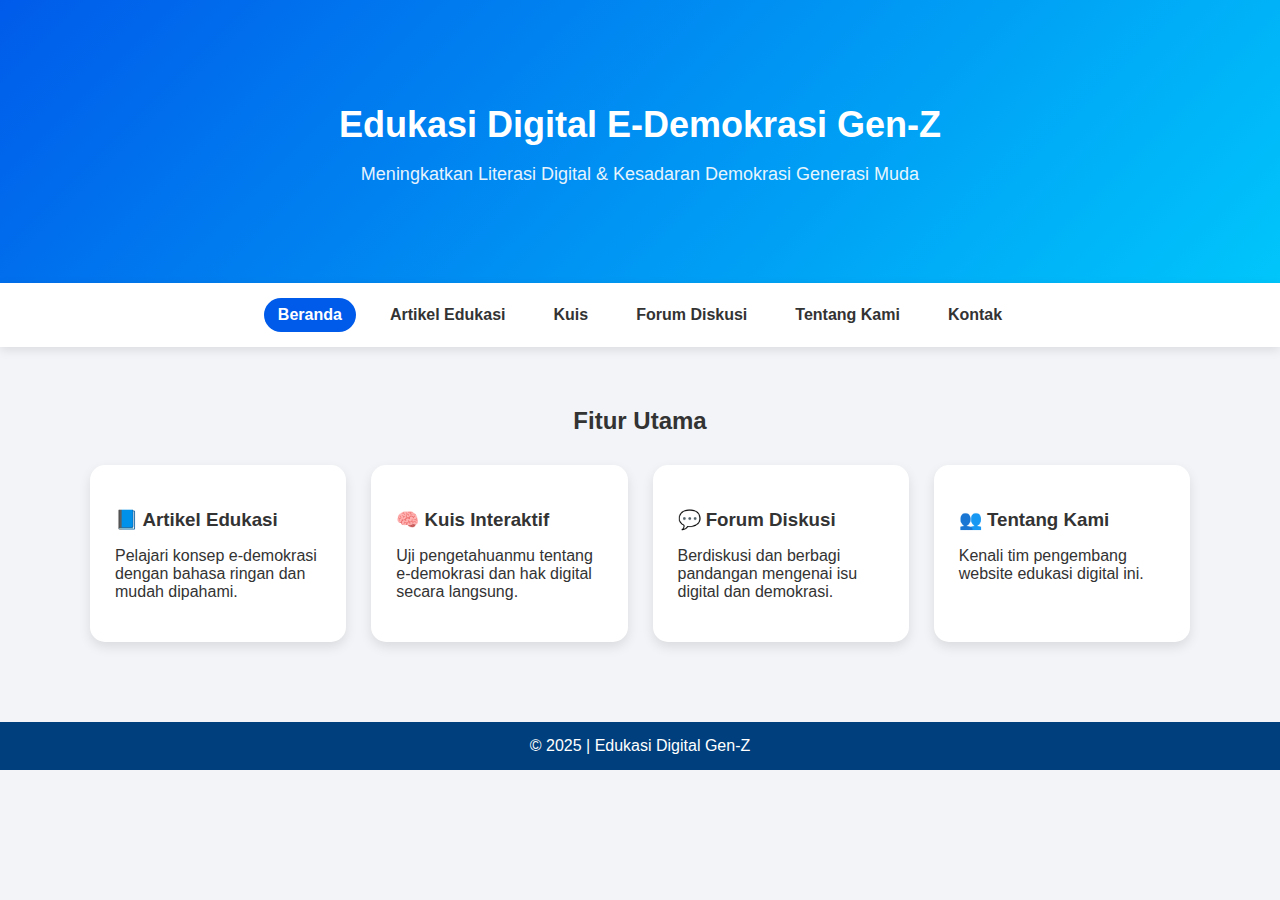
<file: index.html>
<!DOCTYPE html>
<html lang="id">
<head>
    <meta charset="UTF-8">
    <title>Beranda - Edukasi E-Demokrasi Gen Z</title>

    <style>
        body {
            margin: 0;
            font-family: 'Segoe UI', Poppins, Arial;
            background: #f2f4f7;
            color: #333;
        }

        /* HERO SECTION */
        .hero {
            text-align: center;
            padding: 80px 20px;
            background: linear-gradient(135deg, #005bea, #00c6fb);
            color: white;
        }
        .hero h1 {
            font-size: 36px;
            margin-bottom: 10px;
        }
        .hero p {
            font-size: 18px;
            opacity: 0.9;
        }

        /* NAVBAR */
        .navbar {
            display: flex;
            justify-content: center;
            gap: 20px;
            background: #ffffff;
            padding: 15px;
            box-shadow: 0 3px 10px rgba(0,0,0,0.1);
        }
        .navbar a {
            text-decoration: none;
            padding: 8px 14px;
            border-radius: 20px;
            font-weight: 600;
            color: #333;
            transition: 0.3s;
        }
        .navbar a:hover,
        .navbar .active {
            background: #005bea;
            color: white;
        }

        /* CONTAINER */
        .container {
            width: 90%;
            max-width: 1100px;
            margin: auto;
            padding: 40px 0;
        }
        .judul-section {
            text-align: center;
            margin-bottom: 30px;
        }

        /* GRID CARD */
        .grid {
            display: grid;
            grid-template-columns: repeat(auto-fit, minmax(250px, 1fr));
            gap: 25px;
        }
        .card {
            background: white;
            padding: 25px;
            border-radius: 15px;
            box-shadow: 0 5px 12px rgba(0,0,0,0.1);
            transition: 0.3s;
        }
        .card:hover {
            transform: translateY(-5px);
            box-shadow: 0 12px 20px rgba(0,0,0,0.15);
        }
        .card h3 {
            margin-bottom: 10px;
        }

        /* FOOTER */
        footer {
            background: #003f7d;
            color: white;
            text-align: center;
            padding: 15px;
            margin-top: 40px;
        }
    </style>
</head>
<body>

<header class="hero">
    <h1>Edukasi Digital E-Demokrasi Gen-Z</h1>
    <p>Meningkatkan Literasi Digital & Kesadaran Demokrasi Generasi Muda</p>
</header>

<nav class="navbar">
    <a href="index.html" class="active">Beranda</a>
    <a href="artikel.html">Artikel Edukasi</a>
    <a href="kuis.html">Kuis</a>
    <a href="forum.html">Forum Diskusi</a>
    <a href="tentang.html">Tentang Kami</a>
    <a href="kontak.html">Kontak</a>
</nav>

<div class="container">

    <h2 class="judul-section">Fitur Utama</h2>

    <div class="grid">
        <div class="card">
            <h3>📘 Artikel Edukasi</h3>
            <p>Pelajari konsep e-demokrasi dengan bahasa ringan dan mudah dipahami.</p>
        </div>

        <div class="card">
            <h3>🧠 Kuis Interaktif</h3>
            <p>Uji pengetahuanmu tentang e-demokrasi dan hak digital secara langsung.</p>
        </div>

        <div class="card">
            <h3>💬 Forum Diskusi</h3>
            <p>Berdiskusi dan berbagi pandangan mengenai isu digital dan demokrasi.</p>
        </div>

        <div class="card">
            <h3>👥 Tentang Kami</h3>
            <p>Kenali tim pengembang website edukasi digital ini.</p>
        </div>
    </div>
</div>

<footer>
    © 2025 | Edukasi Digital Gen-Z
</footer>

</body>
</html>
</file>
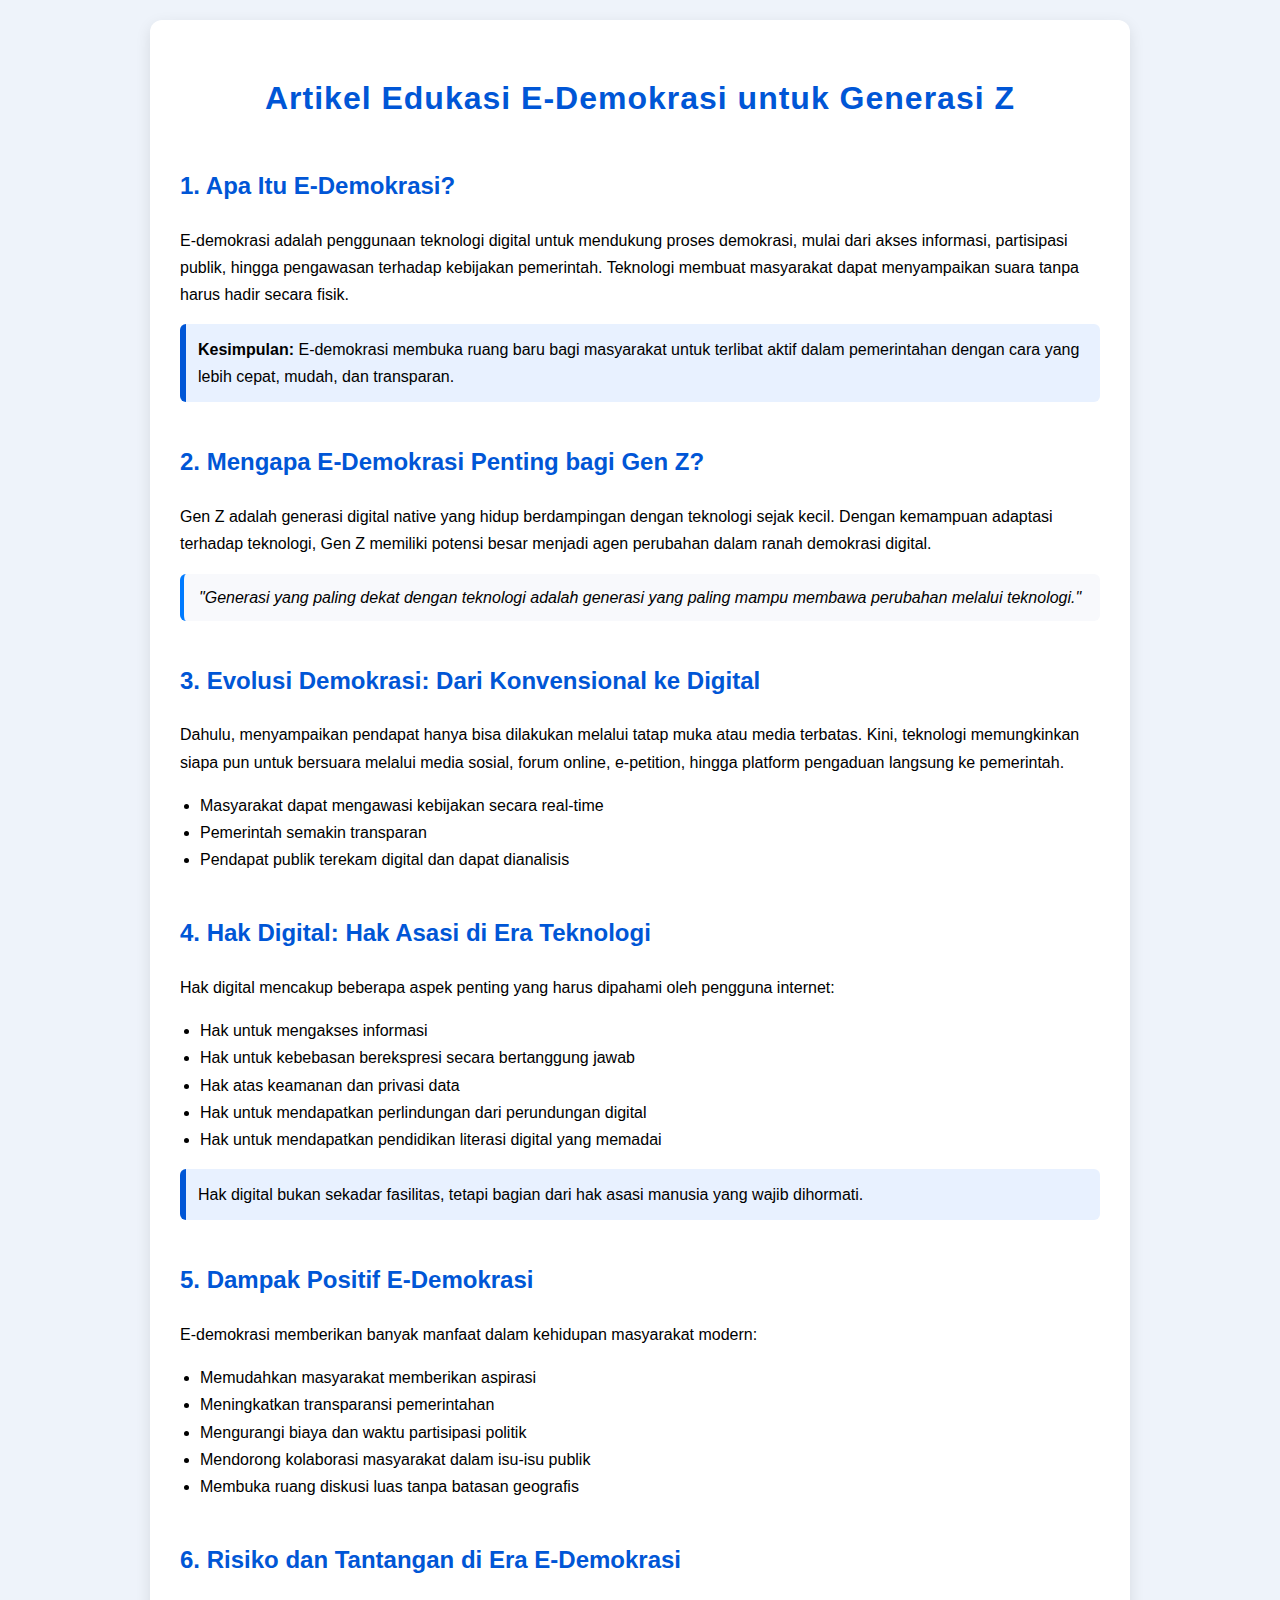
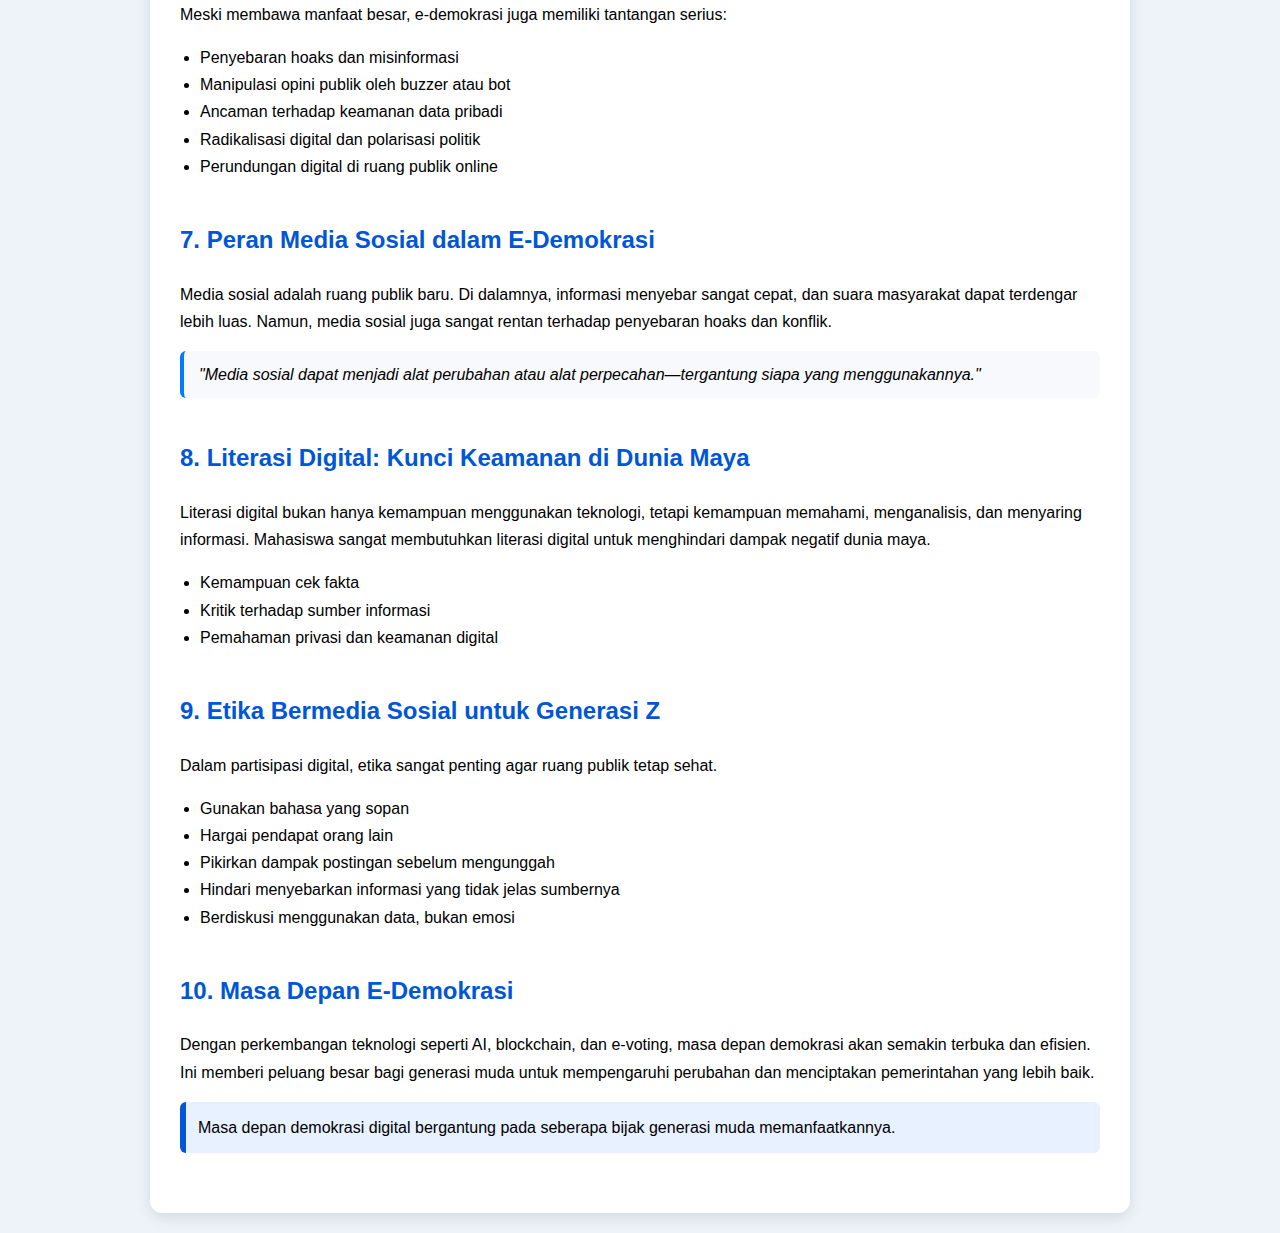
<file: artikel.html>
<!DOCTYPE html>
<html lang="id">
<head>
    <meta charset="UTF-8">
    <title>Artikel Edukasi E-Demokrasi</title>
    <style>
        body {
            font-family: 'Segoe UI', Arial, sans-serif;
            margin: 0;
            padding: 20px;
            background: #eef3fa;
            line-height: 1.7;
        }
        .container {
            max-width: 920px;
            margin: auto;
            background: white;
            padding: 30px;
            border-radius: 12px;
            box-shadow: 0 5px 15px rgba(0,0,0,0.1);
        }
        h1 {
            text-align: center;
            color: #0056d6;
            letter-spacing: 1px;
            margin-bottom: 20px;
        }
        h2 {
            color: #0056d6;
            margin-top: 40px;
        }
        .section {
            margin-bottom: 30px;
        }
        .highlight {
            background: #e8f1ff;
            padding: 12px;
            border-left: 6px solid #0056d6;
            border-radius: 6px;
            margin-top: 10px;
        }
        .quote {
            font-style: italic;
            background: #f8f9fc;
            border-left: 4px solid #007bff;
            padding: 10px 15px;
            margin-top: 10px;
            border-radius: 6px;
        }
        ul {
            padding-left: 20px;
        }
    </style>
</head>
<body>

<div class="container">

    <h1>Artikel Edukasi E-Demokrasi untuk Generasi Z</h1>

    <!-- 1 -->
    <div class="section">
        <h2>1. Apa Itu E-Demokrasi?</h2>
        <p>
            E-demokrasi adalah penggunaan teknologi digital untuk mendukung proses demokrasi, mulai dari akses informasi, 
            partisipasi publik, hingga pengawasan terhadap kebijakan pemerintah. Teknologi membuat masyarakat dapat 
            menyampaikan suara tanpa harus hadir secara fisik.
        </p>
        <div class="highlight">
            <b>Kesimpulan:</b> E-demokrasi membuka ruang baru bagi masyarakat untuk terlibat aktif dalam pemerintahan dengan cara yang lebih cepat, mudah, dan transparan.
        </div>
    </div>

    <!-- 2 -->
    <div class="section">
        <h2>2. Mengapa E-Demokrasi Penting bagi Gen Z?</h2>
        <p>
            Gen Z adalah generasi digital native yang hidup berdampingan dengan teknologi sejak kecil. Dengan kemampuan adaptasi 
            terhadap teknologi, Gen Z memiliki potensi besar menjadi agen perubahan dalam ranah demokrasi digital.
        </p>
        <div class="quote">
            "Generasi yang paling dekat dengan teknologi adalah generasi yang paling mampu membawa perubahan melalui teknologi."
        </div>
    </div>

    <!-- 3 -->
    <div class="section">
        <h2>3. Evolusi Demokrasi: Dari Konvensional ke Digital</h2>
        <p>
            Dahulu, menyampaikan pendapat hanya bisa dilakukan melalui tatap muka atau media terbatas. Kini, teknologi memungkinkan 
            siapa pun untuk bersuara melalui media sosial, forum online, e-petition, hingga platform pengaduan langsung ke pemerintah.
        </p>
        <ul>
            <li>Masyarakat dapat mengawasi kebijakan secara real-time</li>
            <li>Pemerintah semakin transparan</li>
            <li>Pendapat publik terekam digital dan dapat dianalisis</li>
        </ul>
    </div>

    <!-- 4 -->
    <div class="section">
        <h2>4. Hak Digital: Hak Asasi di Era Teknologi</h2>
        <p>Hak digital mencakup beberapa aspek penting yang harus dipahami oleh pengguna internet:</p>
        <ul>
            <li>Hak untuk mengakses informasi</li>
            <li>Hak untuk kebebasan berekspresi secara bertanggung jawab</li>
            <li>Hak atas keamanan dan privasi data</li>
            <li>Hak untuk mendapatkan perlindungan dari perundungan digital</li>
            <li>Hak untuk mendapatkan pendidikan literasi digital yang memadai</li>
        </ul>
        <div class="highlight">
            Hak digital bukan sekadar fasilitas, tetapi bagian dari hak asasi manusia yang wajib dihormati.
        </div>
    </div>

    <!-- 5 -->
    <div class="section">
        <h2>5. Dampak Positif E-Demokrasi</h2>
        <p>E-demokrasi memberikan banyak manfaat dalam kehidupan masyarakat modern:</p>
        <ul>
            <li>Memudahkan masyarakat memberikan aspirasi</li>
            <li>Meningkatkan transparansi pemerintahan</li>
            <li>Mengurangi biaya dan waktu partisipasi politik</li>
            <li>Mendorong kolaborasi masyarakat dalam isu-isu publik</li>
            <li>Membuka ruang diskusi luas tanpa batasan geografis</li>
        </ul>
    </div>

    <!-- 6 -->
    <div class="section">
        <h2>6. Risiko dan Tantangan di Era E-Demokrasi</h2>
        <p>Meski membawa manfaat besar, e-demokrasi juga memiliki tantangan serius:</p>
        <ul>
            <li>Penyebaran hoaks dan misinformasi</li>
            <li>Manipulasi opini publik oleh buzzer atau bot</li>
            <li>Ancaman terhadap keamanan data pribadi</li>
            <li>Radikalisasi digital dan polarisasi politik</li>
            <li>Perundungan digital di ruang publik online</li>
        </ul>
    </div>

    <!-- 7 -->
    <div class="section">
        <h2>7. Peran Media Sosial dalam E-Demokrasi</h2>
        <p>
            Media sosial adalah ruang publik baru. Di dalamnya, informasi menyebar sangat cepat, dan suara masyarakat 
            dapat terdengar lebih luas. Namun, media sosial juga sangat rentan terhadap penyebaran hoaks dan konflik.
        </p>
        <div class="quote">
            "Media sosial dapat menjadi alat perubahan atau alat perpecahan—tergantung siapa yang menggunakannya."
        </div>
    </div>

    <!-- 8 -->
    <div class="section">
        <h2>8. Literasi Digital: Kunci Keamanan di Dunia Maya</h2>
        <p>
            Literasi digital bukan hanya kemampuan menggunakan teknologi, tetapi kemampuan memahami, menganalisis, 
            dan menyaring informasi. Mahasiswa sangat membutuhkan literasi digital untuk menghindari dampak negatif dunia maya.
        </p>
        <ul>
            <li>Kemampuan cek fakta</li>
            <li>Kritik terhadap sumber informasi</li>
            <li>Pemahaman privasi dan keamanan digital</li>
        </ul>
    </div>

    <!-- 9 -->
    <div class="section">
        <h2>9. Etika Bermedia Sosial untuk Generasi Z</h2>
        <p>Dalam partisipasi digital, etika sangat penting agar ruang publik tetap sehat.</p>
        <ul>
            <li>Gunakan bahasa yang sopan</li>
            <li>Hargai pendapat orang lain</li>
            <li>Pikirkan dampak postingan sebelum mengunggah</li>
            <li>Hindari menyebarkan informasi yang tidak jelas sumbernya</li>
            <li>Berdiskusi menggunakan data, bukan emosi</li>
        </ul>
    </div>

    <!-- 10 -->
    <div class="section">
        <h2>10. Masa Depan E-Demokrasi</h2>
        <p>
            Dengan perkembangan teknologi seperti AI, blockchain, dan e-voting, masa depan demokrasi akan semakin terbuka dan efisien. 
            Ini memberi peluang besar bagi generasi muda untuk mempengaruhi perubahan dan menciptakan pemerintahan yang lebih baik.
        </p>
        <div class="highlight">
            Masa depan demokrasi digital bergantung pada seberapa bijak generasi muda memanfaatkannya.
        </div>
    </div>

</div>

</body>
</html>
</file>
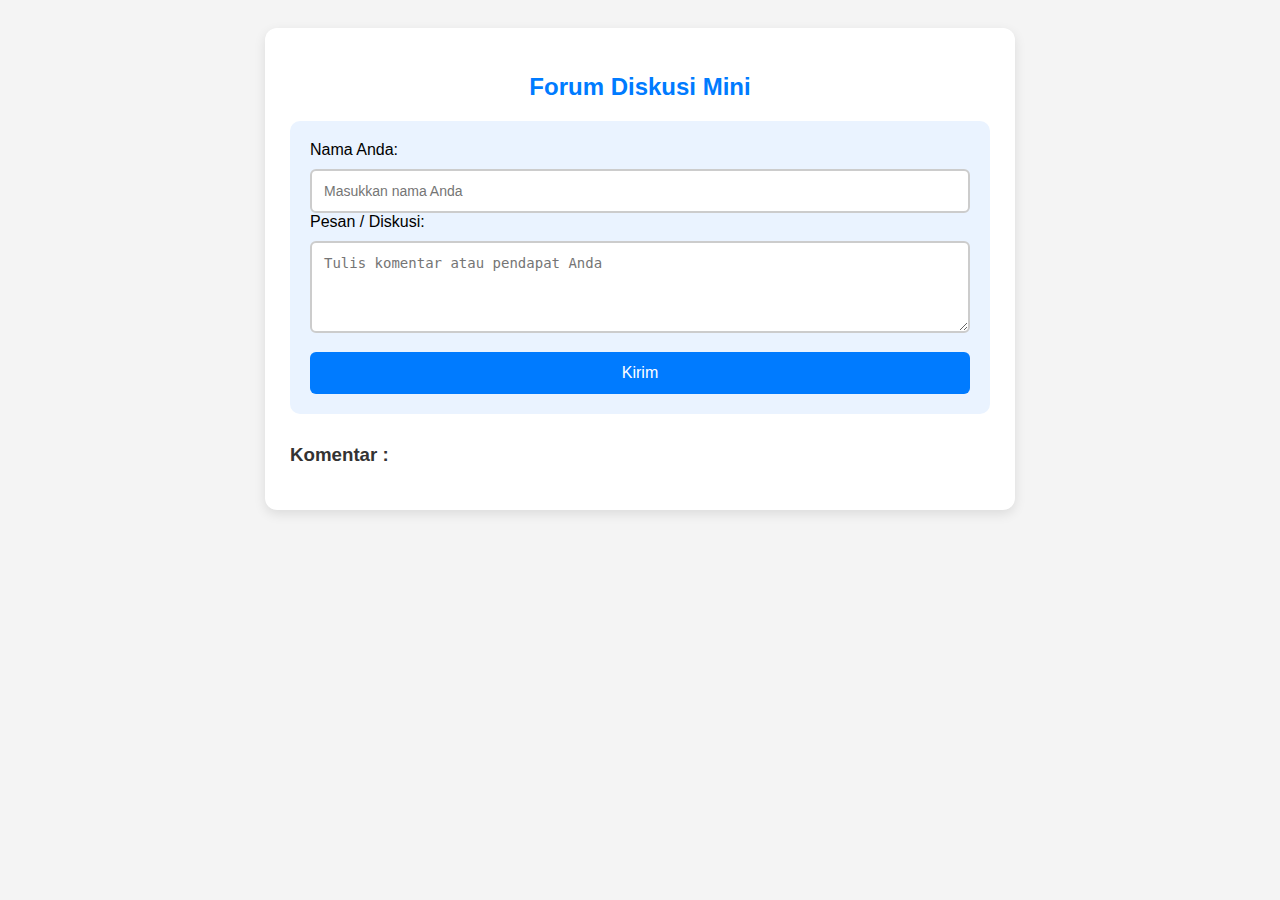
<file: forum.html>
<!DOCTYPE html>
<html lang="id">
<head>
    <meta charset="UTF-8">
    <title>Forum Diskusi Mini</title>
    <style>
        body {
            font-family: Arial, sans-serif;
            background: #f4f4f4;
            padding: 20px;
        }

        .container {
            max-width: 700px;
            margin: auto;
            background: white;
            padding: 25px;
            border-radius: 12px;
            box-shadow: 0 4px 12px rgba(0,0,0,0.1);
        }

        h2 {
            text-align: center;
            color: #007bff;
            margin-bottom: 20px;
        }

        .form-box {
            background: #eaf3ff;
            padding: 20px;
            margin-top: 20px;
            border-radius: 10px;
            box-sizing: border-box;
        }

        input, textarea, button {
            width: 100%;
            box-sizing: border-box; /* agar padding tidak melebar keluar */
        }

        input, textarea {
            padding: 12px;
            margin-top: 10px;
            border-radius: 6px;
            border: 2px solid #ccc;
            font-size: 14px;
            resize: vertical; /* agar textarea bisa diubah tingginya */
        }

        button {
            padding: 12px 0;
            background: #007bff;
            color: white;
            border: none;
            border-radius: 6px;
            cursor: pointer;
            margin-top: 15px;
            font-size: 16px;
            transition: background 0.3s;
        }

        button:hover {
            background: #0056b3;
        }

        .komentar-box {
            margin-top: 20px;
            background: #ffffff;
            padding: 20px;       
            border-left: 5px solid #007bff;
            border-radius: 8px;
            min-height: 60px;    
            line-height: 1.5;
            box-shadow: 0 2px 6px rgba(0,0,0,0.05);
        }

        .nama {
            font-weight: bold;
            color: #007bff;
        }

        .waktu {
            font-size: 12px;
            color: gray;
            margin-bottom: 8px;
        }

        h3 {
            margin-top: 30px;
            color: #333;
        }
    </style>
</head>
<body>

<div class="container">

    <h2>Forum Diskusi Mini</h2>

    <div class="form-box">
        <label>Nama Anda:</label>
        <input type="text" id="nama" placeholder="Masukkan nama Anda">

        <label>Pesan / Diskusi:</label>
        <textarea id="pesan" rows="4" placeholder="Tulis komentar atau pendapat Anda"></textarea>

        <button onclick="kirimKomentar()">Kirim</button>
    </div>

    <h3>Komentar :</h3>

    <div id="listKomentar"></div>

</div>

<script>
    // Load komentar saat halaman dibuka
    document.addEventListener("DOMContentLoaded", tampilkanKomentar);

    function kirimKomentar() {
        let nama = document.getElementById("nama").value.trim();
        let pesan = document.getElementById("pesan").value.trim();

        if (nama === "" || pesan === "") {
            alert("Nama dan pesan tidak boleh kosong!");
            return;
        }

        let waktu = new Date().toLocaleString("id-ID");

        let komentarBaru = {
            nama: nama,
            pesan: pesan,
            waktu: waktu
        };

        // Ambil data lama
        let data = JSON.parse(localStorage.getItem("forum")) || [];

        // Tambah ke atas
        data.unshift(komentarBaru);

        // Simpan
        localStorage.setItem("forum", JSON.stringify(data));

        tampilkanKomentar();

        // Reset form
        document.getElementById("nama").value = "";
        document.getElementById("pesan").value = "";
    }

    function tampilkanKomentar() {
        let data = JSON.parse(localStorage.getItem("forum")) || [];

        let html = "";

        data.forEach(item => {
            html += `
                <div class="komentar-box">
                    <div class="nama">${item.nama}</div>
                    <div class="waktu">${item.waktu}</div>
                    <p>${item.pesan}</p>
                </div>
            `;
        });

        document.getElementById("listKomentar").innerHTML = html;
    }
</script>

</body>
</html>
</file>
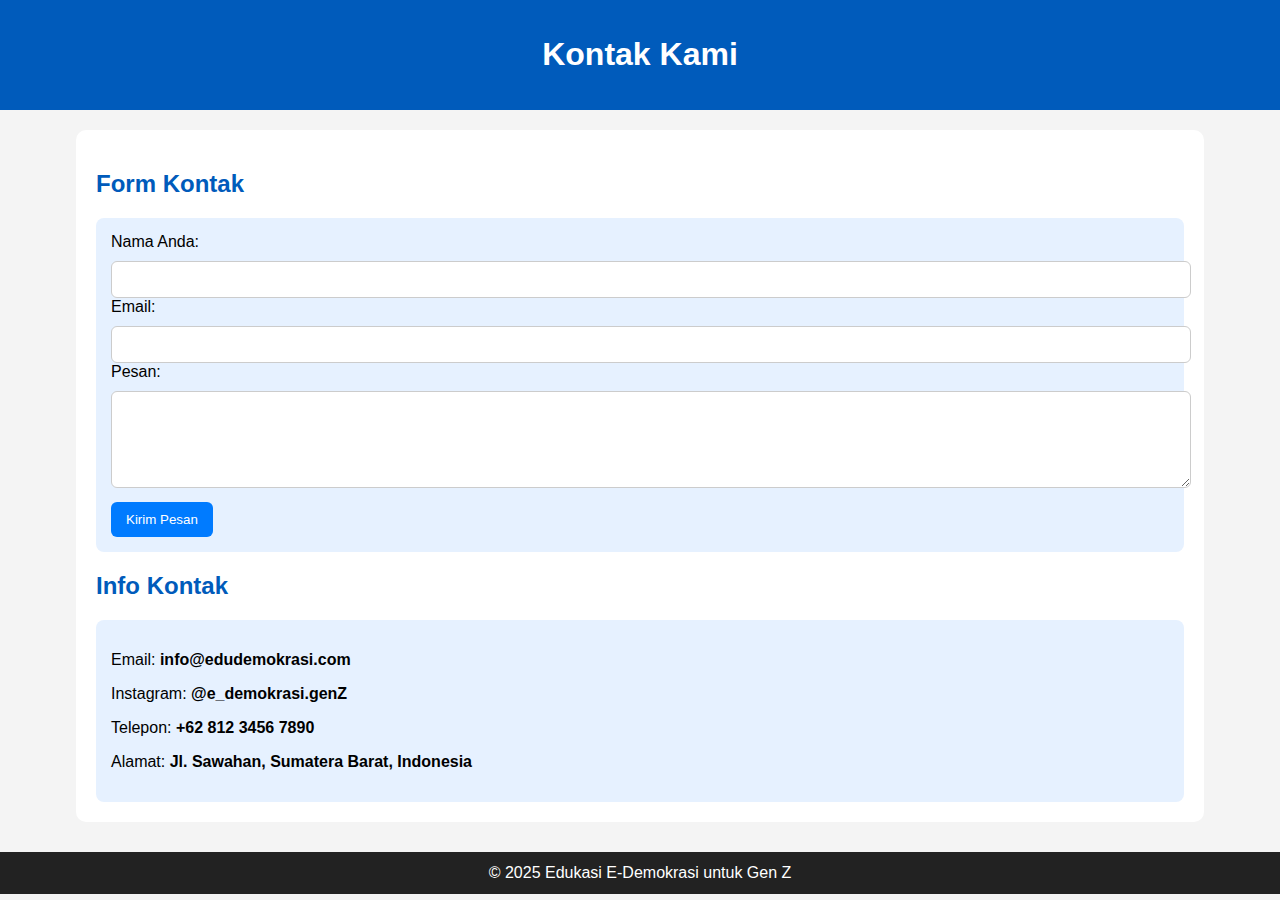
<file: kontak.html>
<!DOCTYPE html>
<html lang="id">
<head>
    <meta charset="UTF-8">
    <meta name="viewport" content="width=device-width, initial-scale=1.0">
    <title>Kontak Kami - Edukasi E-Demokrasi</title>
    <style>
        body {
            font-family: Arial, sans-serif;
            margin: 0;
            padding: 0;
            background: #f4f4f4;
        }
        header {
            background: #005bbb;
            padding: 15px;
            color: white;
            text-align: center;
        }
        .container {
            width: 85%;
            margin: auto;
            padding: 20px;
            background: white;
            margin-top: 20px;
            border-radius: 10px;
        }
        h2 {
            color: #005bbb;
        }
        input, textarea {
            width: 100%;
            padding: 10px;
            margin-top: 10px;
            border-radius: 6px;
            border: 1px solid #ccc;
        }
        button {
            padding: 10px 15px;
            background: #007bff;
            color: white;
            border: none;
            border-radius: 6px;
            cursor: pointer;
            margin-top: 10px;
        }
        .info-box {
            background: #e6f1ff;
            padding: 15px;
            border-radius: 8px;
            margin-top: 20px;
        }
        footer {
            background: #222;
            color: white;
            text-align: center;
            padding: 12px;
            margin-top: 30px;
        }
    </style>
</head>
<body>

<header>
    <h1>Kontak Kami</h1>
</header>

<div class="container">

    <h2>Form Kontak</h2>
    <div class="info-box">
        <form id="contactForm">
            <label>Nama Anda:</label>
            <input type="text" id="nama" required>

            <label>Email:</label>
            <input type="email" id="email" required>

            <label>Pesan:</label>
            <textarea id="pesan" rows="5" required></textarea>

            <button type="submit">Kirim Pesan</button>
        </form>
        <div id="successMsg" style="margin-top:10px; color: green; display:none;">
            Pesan berhasil dikirim! Terima kasih.
        </div>
    </div>

    <h2>Info Kontak</h2>
    <div class="info-box">
        <p>Email: <b>info@edudemokrasi.com</b></p>
        <p>Instagram: <b>@e_demokrasi.genZ</b></p>
        <p>Telepon: <b>+62 812 3456 7890</b></p>
        <p>Alamat: <b>Jl. Sawahan, Sumatera Barat, Indonesia</b></p>
    </div>

</div>

<footer>
    &copy; 2025 Edukasi E-Demokrasi untuk Gen Z
</footer>

<script>
    const form = document.getElementById("contactForm");
    const successMsg = document.getElementById("successMsg");

    form.addEventListener("submit", function(e){
        e.preventDefault(); // mencegah reload halaman

        // Ambil nilai
        const nama = document.getElementById("nama").value;
        const email = document.getElementById("email").value;
        const pesan = document.getElementById("pesan").value;

        // Simpan sementara ke localStorage (opsional)
        let messages = JSON.parse(localStorage.getItem("messages")) || [];
        messages.push({nama, email, pesan, waktu: new Date().toLocaleString("id-ID")});
        localStorage.setItem("messages", JSON.stringify(messages));

        // Reset form
        form.reset();

        // Tampilkan pesan sukses
        successMsg.style.display = "block";

        // Hilangkan pesan setelah 3 detik
        setTimeout(() => {
            successMsg.style.display = "none";
        }, 3000);
    });
</script>

</body>
</html>
</file>
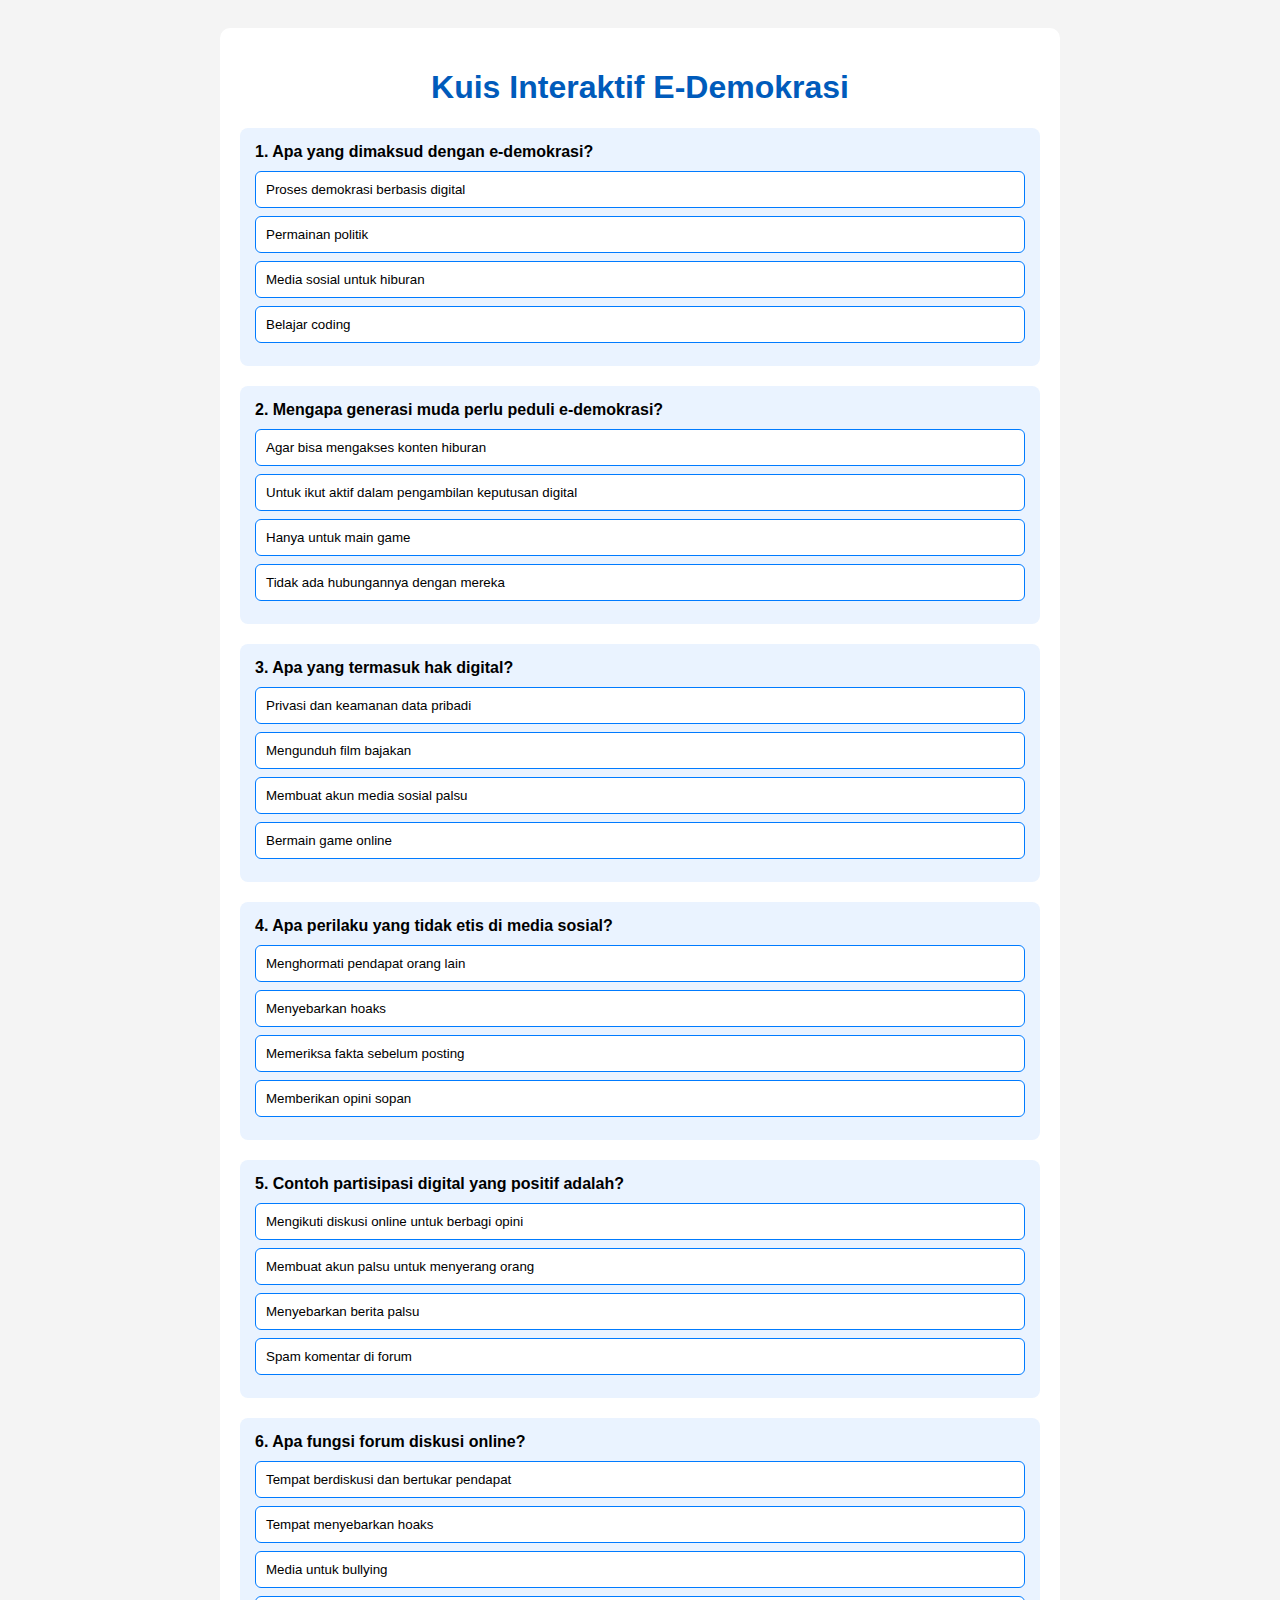
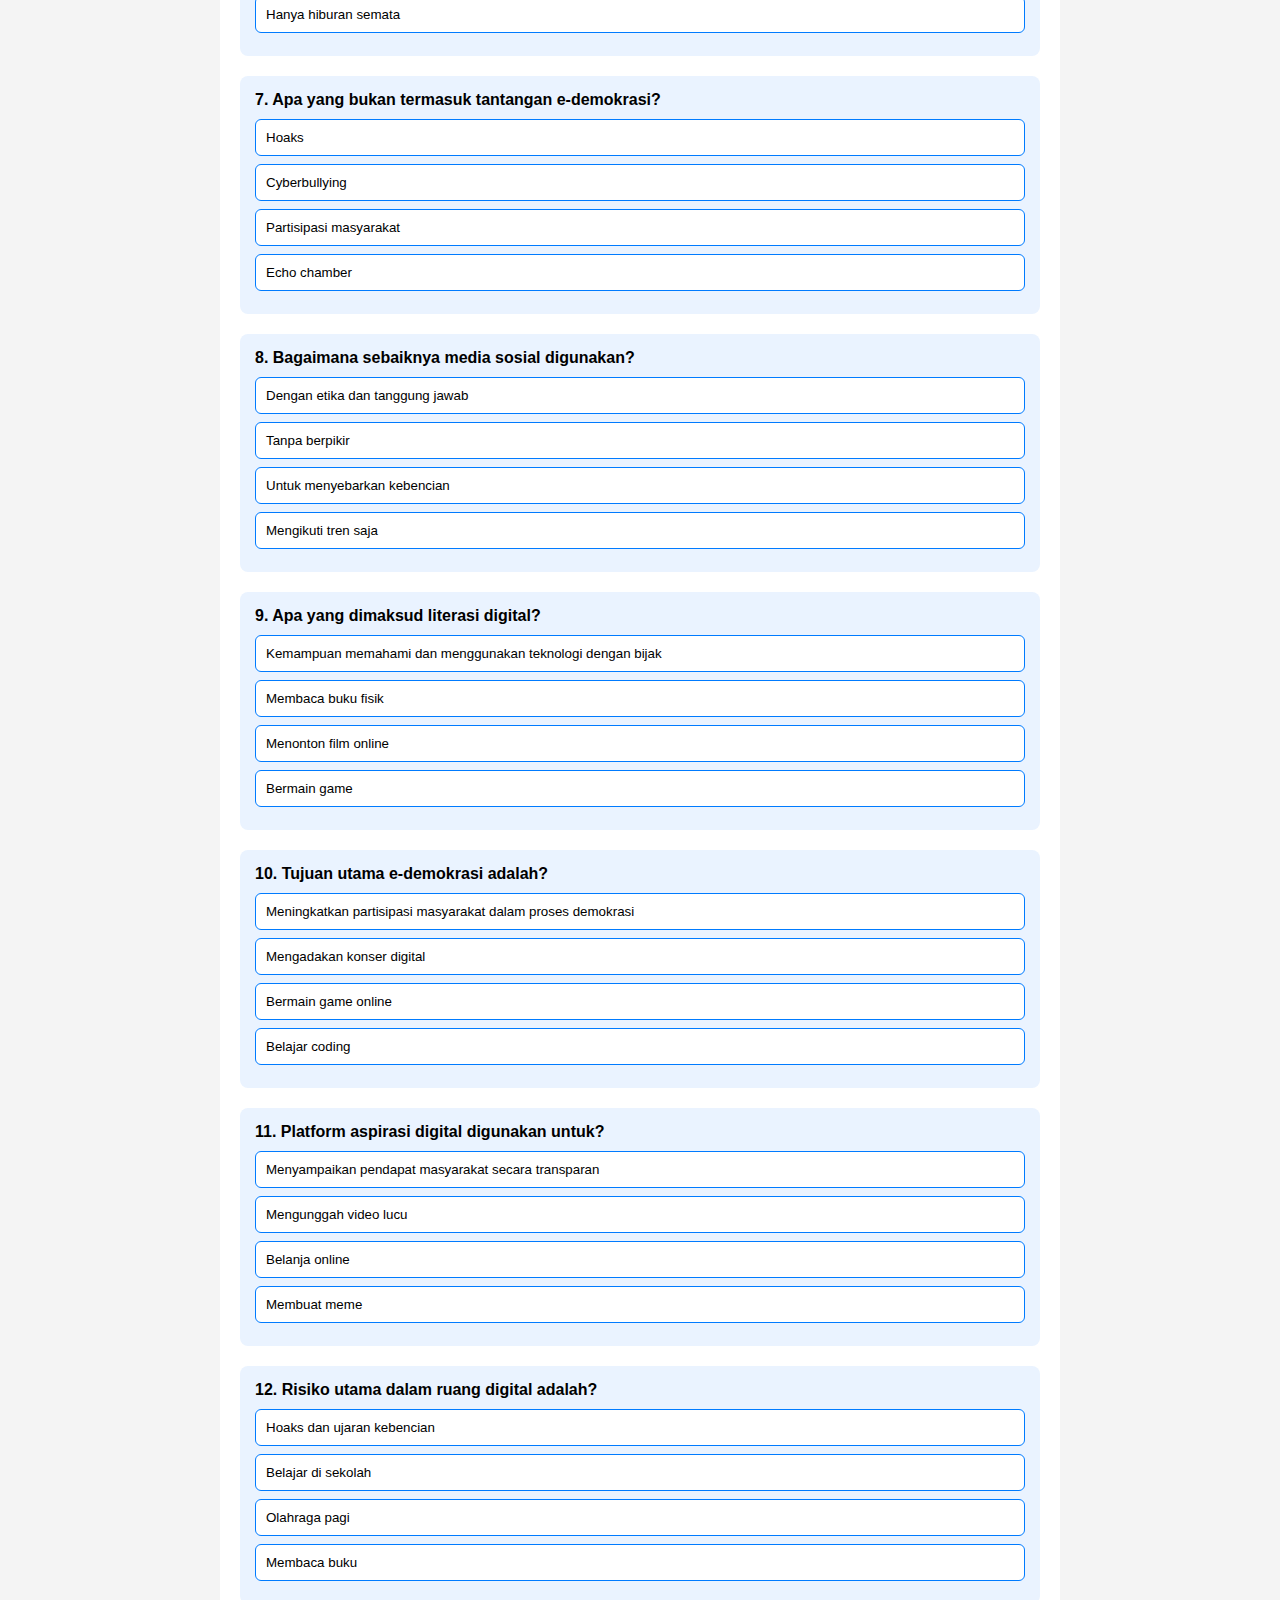
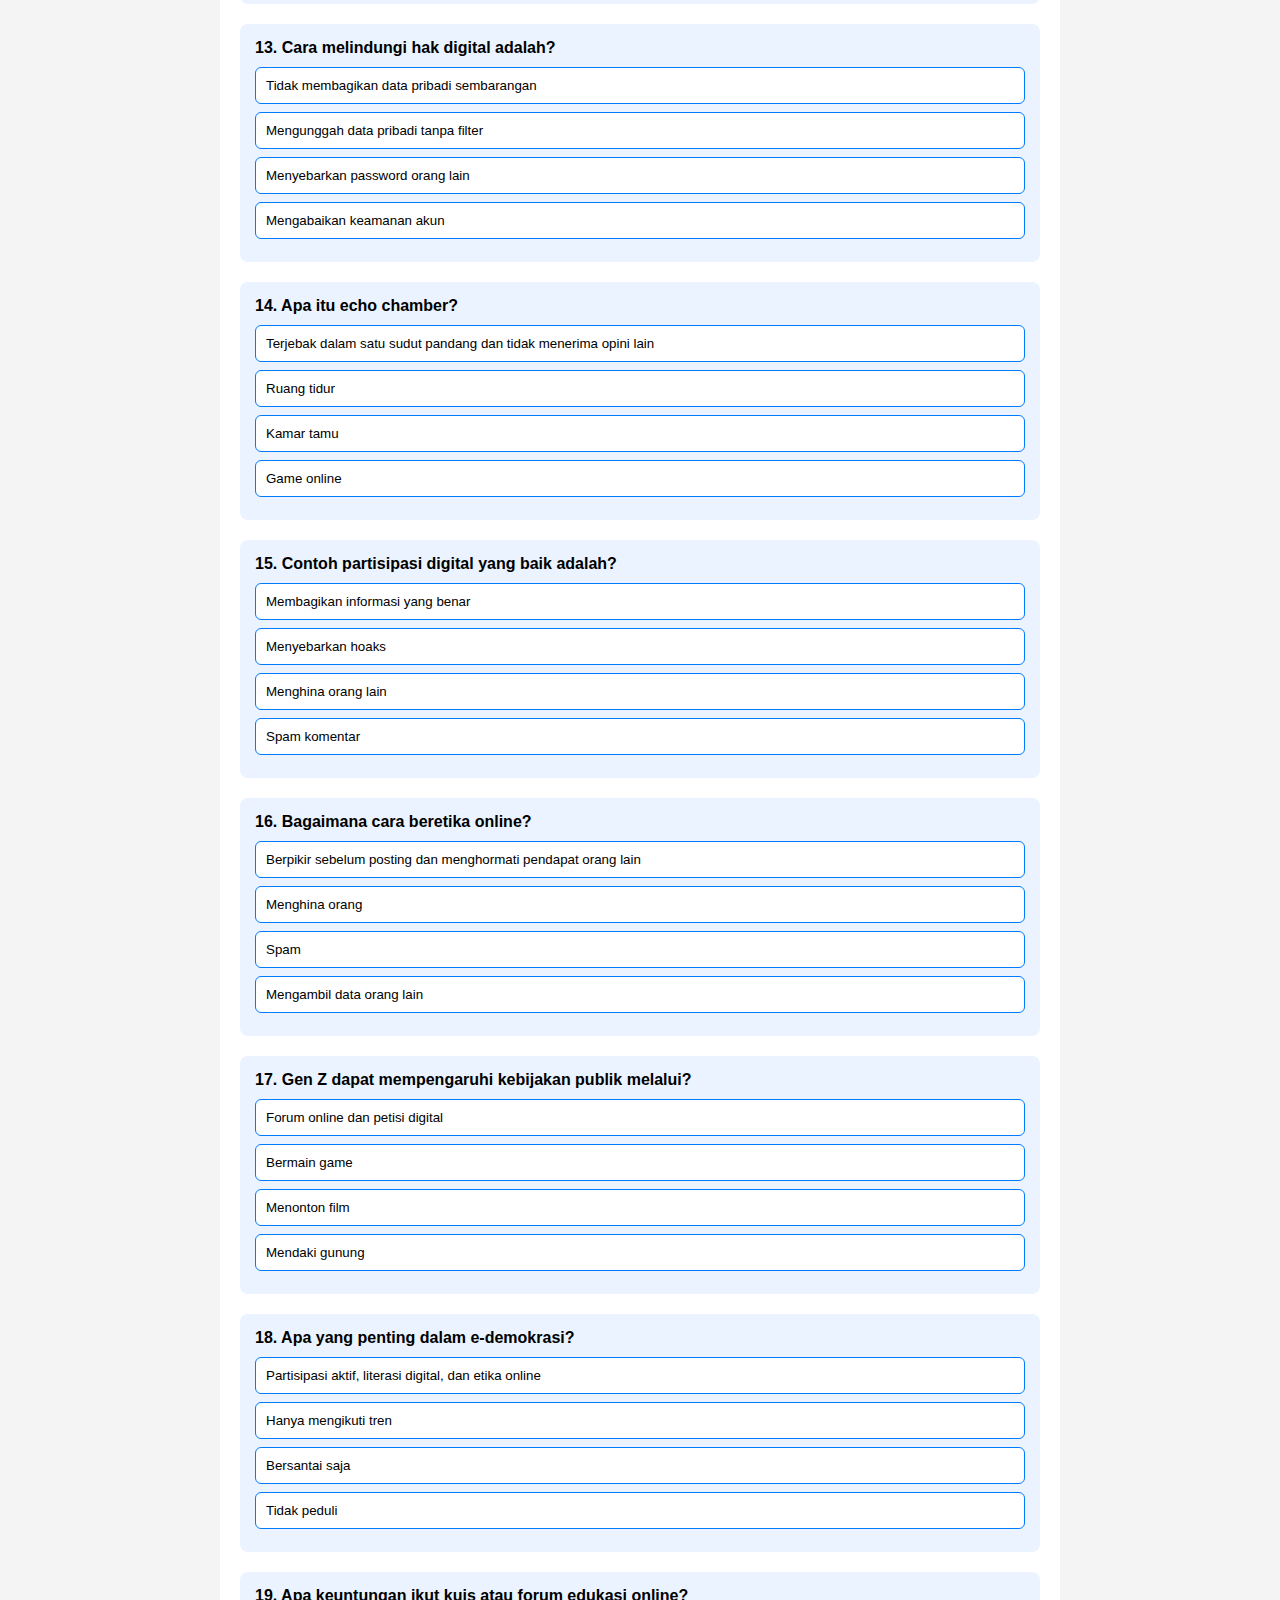
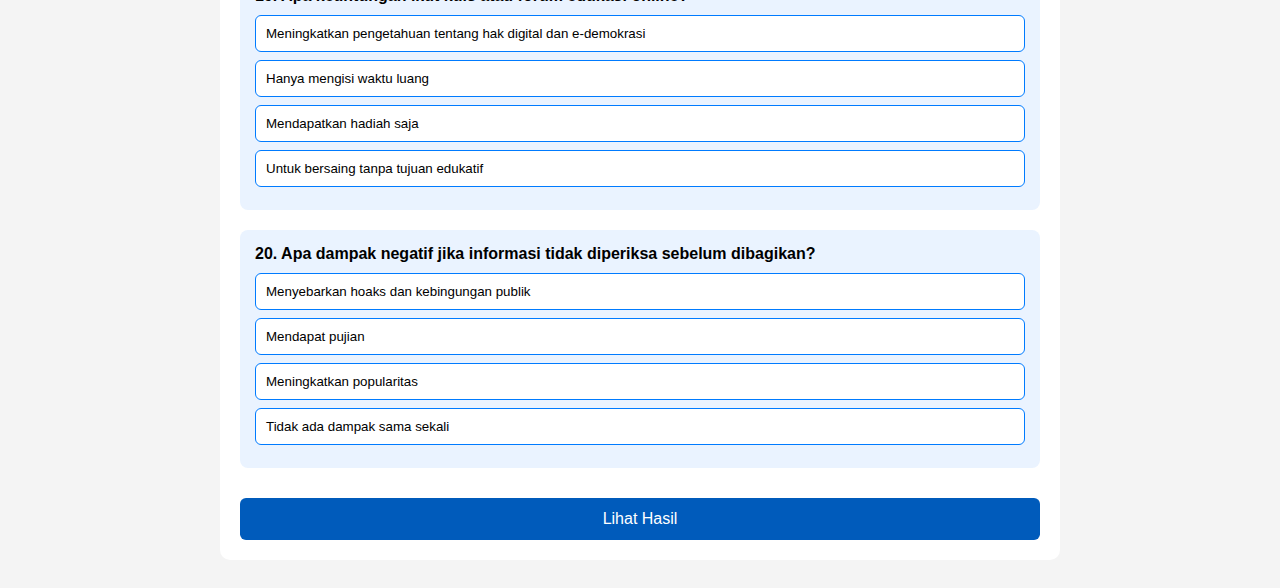
<file: kuis.html>
<!DOCTYPE html>
<html lang="id">
<head>
<meta charset="UTF-8">
<meta name="viewport" content="width=device-width, initial-scale=1.0">
<title>Kuis E-Demokrasi</title>
<style>
    body {
        font-family: Arial, sans-serif;
        background: #f4f4f4;
        padding: 20px;
    }
    .container {
        max-width: 800px;
        margin: auto;
        background: white;
        padding: 20px;
        border-radius: 10px;
    }
    h1 {
        text-align: center;
        color: #005bbb;
    }
    .question-box {
        margin-bottom: 20px;
        padding: 15px;
        background: #eaf3ff;
        border-radius: 8px;
        transition: transform 0.3s;
    }
    .question-box:hover {
        transform: scale(1.02);
    }
    .question {
        font-weight: bold;
        margin-bottom: 10px;
    }
    .options button {
        display: block;
        width: 100%;
        text-align: left;
        padding: 10px;
        margin-bottom: 8px;
        border-radius: 6px;
        border: 1px solid #007bff;
        background: white;
        cursor: pointer;
        transition: background 0.3s, color 0.3s;
    }
    .options button:hover {
        background: #007bff;
        color: white;
    }
    #submit-btn {
        background: #005bbb;
        color: white;
        padding: 12px 20px;
        border: none;
        border-radius: 6px;
        cursor: pointer;
        font-size: 16px;
        width: 100%;
        margin-top: 10px;
    }
    #result {
        margin-top: 20px;
        padding: 15px;
        background: #d4edda;
        border-left: 5px solid #28a745;
        border-radius: 6px;
        display: none;
    }
</style>
</head>
<body>

<div class="container">
    <h1>Kuis Interaktif E-Demokrasi</h1>

    <div id="quiz"></div>

    <button id="submit-btn" onclick="submitQuiz()">Lihat Hasil</button>

    <div id="result"></div>
</div>

<script>
// Data kuis 20 pertanyaan
const quizData = [
{q:"1. Apa yang dimaksud dengan e-demokrasi?", a:["Proses demokrasi berbasis digital","Permainan politik","Media sosial untuk hiburan","Belajar coding"], correct:0},
{q:"2. Mengapa generasi muda perlu peduli e-demokrasi?", a:["Agar bisa mengakses konten hiburan","Untuk ikut aktif dalam pengambilan keputusan digital","Hanya untuk main game","Tidak ada hubungannya dengan mereka"], correct:1},
{q:"3. Apa yang termasuk hak digital?", a:["Privasi dan keamanan data pribadi","Mengunduh film bajakan","Membuat akun media sosial palsu","Bermain game online"], correct:0},
{q:"4. Apa perilaku yang tidak etis di media sosial?", a:["Menghormati pendapat orang lain","Menyebarkan hoaks","Memeriksa fakta sebelum posting","Memberikan opini sopan"], correct:1},
{q:"5. Contoh partisipasi digital yang positif adalah?", a:["Mengikuti diskusi online untuk berbagi opini","Membuat akun palsu untuk menyerang orang","Menyebarkan berita palsu","Spam komentar di forum"], correct:0},
{q:"6. Apa fungsi forum diskusi online?", a:["Tempat berdiskusi dan bertukar pendapat","Tempat menyebarkan hoaks","Media untuk bullying","Hanya hiburan semata"], correct:0},
{q:"7. Apa yang bukan termasuk tantangan e-demokrasi?", a:["Hoaks","Cyberbullying","Partisipasi masyarakat","Echo chamber"], correct:2},
{q:"8. Bagaimana sebaiknya media sosial digunakan?", a:["Dengan etika dan tanggung jawab","Tanpa berpikir","Untuk menyebarkan kebencian","Mengikuti tren saja"], correct:0},
{q:"9. Apa yang dimaksud literasi digital?", a:["Kemampuan memahami dan menggunakan teknologi dengan bijak","Membaca buku fisik","Menonton film online","Bermain game"], correct:0},
{q:"10. Tujuan utama e-demokrasi adalah?", a:["Meningkatkan partisipasi masyarakat dalam proses demokrasi","Mengadakan konser digital","Bermain game online","Belajar coding"], correct:0},
{q:"11. Platform aspirasi digital digunakan untuk?", a:["Menyampaikan pendapat masyarakat secara transparan","Mengunggah video lucu","Belanja online","Membuat meme"], correct:0},
{q:"12. Risiko utama dalam ruang digital adalah?", a:["Hoaks dan ujaran kebencian","Belajar di sekolah","Olahraga pagi","Membaca buku"], correct:0},
{q:"13. Cara melindungi hak digital adalah?", a:["Tidak membagikan data pribadi sembarangan","Mengunggah data pribadi tanpa filter","Menyebarkan password orang lain","Mengabaikan keamanan akun"], correct:0},
{q:"14. Apa itu echo chamber?", a:["Terjebak dalam satu sudut pandang dan tidak menerima opini lain","Ruang tidur","Kamar tamu","Game online"], correct:0},
{q:"15. Contoh partisipasi digital yang baik adalah?", a:["Membagikan informasi yang benar","Menyebarkan hoaks","Menghina orang lain","Spam komentar"], correct:0},
{q:"16. Bagaimana cara beretika online?", a:["Berpikir sebelum posting dan menghormati pendapat orang lain","Menghina orang","Spam","Mengambil data orang lain"], correct:0},
{q:"17. Gen Z dapat mempengaruhi kebijakan publik melalui?", a:["Forum online dan petisi digital","Bermain game","Menonton film","Mendaki gunung"], correct:0},
{q:"18. Apa yang penting dalam e-demokrasi?", a:["Partisipasi aktif, literasi digital, dan etika online","Hanya mengikuti tren","Bersantai saja","Tidak peduli"], correct:0},
{q:"19. Apa keuntungan ikut kuis atau forum edukasi online?", a:["Meningkatkan pengetahuan tentang hak digital dan e-demokrasi","Hanya mengisi waktu luang","Mendapatkan hadiah saja","Untuk bersaing tanpa tujuan edukatif"], correct:0},
{q:"20. Apa dampak negatif jika informasi tidak diperiksa sebelum dibagikan?", a:["Menyebarkan hoaks dan kebingungan publik","Mendapat pujian","Meningkatkan popularitas","Tidak ada dampak sama sekali"], correct:0}
];

const quizContainer = document.getElementById("quiz");

// Generate quiz HTML
quizData.forEach((q, index) => {
    let questionHTML = `<div class="question-box">
        <div class="question">${q.q}</div>
        <div class="options">`;
    q.a.forEach((option, i) => {
        questionHTML += `<button onclick="selectOption(${index}, ${i}, this)">${option}</button>`;
    });
    questionHTML += `</div></div>`;
    quizContainer.innerHTML += questionHTML;
});

let userAnswers = Array(quizData.length).fill(null);

// Pilih jawaban
function selectOption(qIndex, aIndex, btn) {
    userAnswers[qIndex] = aIndex;
    const buttons = btn.parentElement.querySelectorAll("button");
    buttons.forEach(b => b.style.background = "white");
    buttons.forEach(b => b.style.color = "#000");
    btn.style.background = "#007bff";
    btn.style.color = "#fff";
}

// Submit quiz
function submitQuiz() {
    let score = 0;
    quizData.forEach((q, i) => {
        if(userAnswers[i] === q.correct) score++;
    });
    const resultDiv = document.getElementById("result");
    resultDiv.style.display = "block";
    resultDiv.innerHTML = `<h3>Hasil Kuis</h3>
        <p>Jawaban benar: ${score} dari ${quizData.length}</p>
        <p>Skor: ${(score/quizData.length*100).toFixed(1)}%</p>
        <p>${score/quizData.length >= 0.8 ? "Selamat! Kamu paham e-demokrasi dengan baik." : "Perlu belajar lebih banyak tentang e-demokrasi."}</p>`;
    window.scrollTo({top: resultDiv.offsetTop, behavior: 'smooth'});
}
</script>

</body>
</html>
</file>
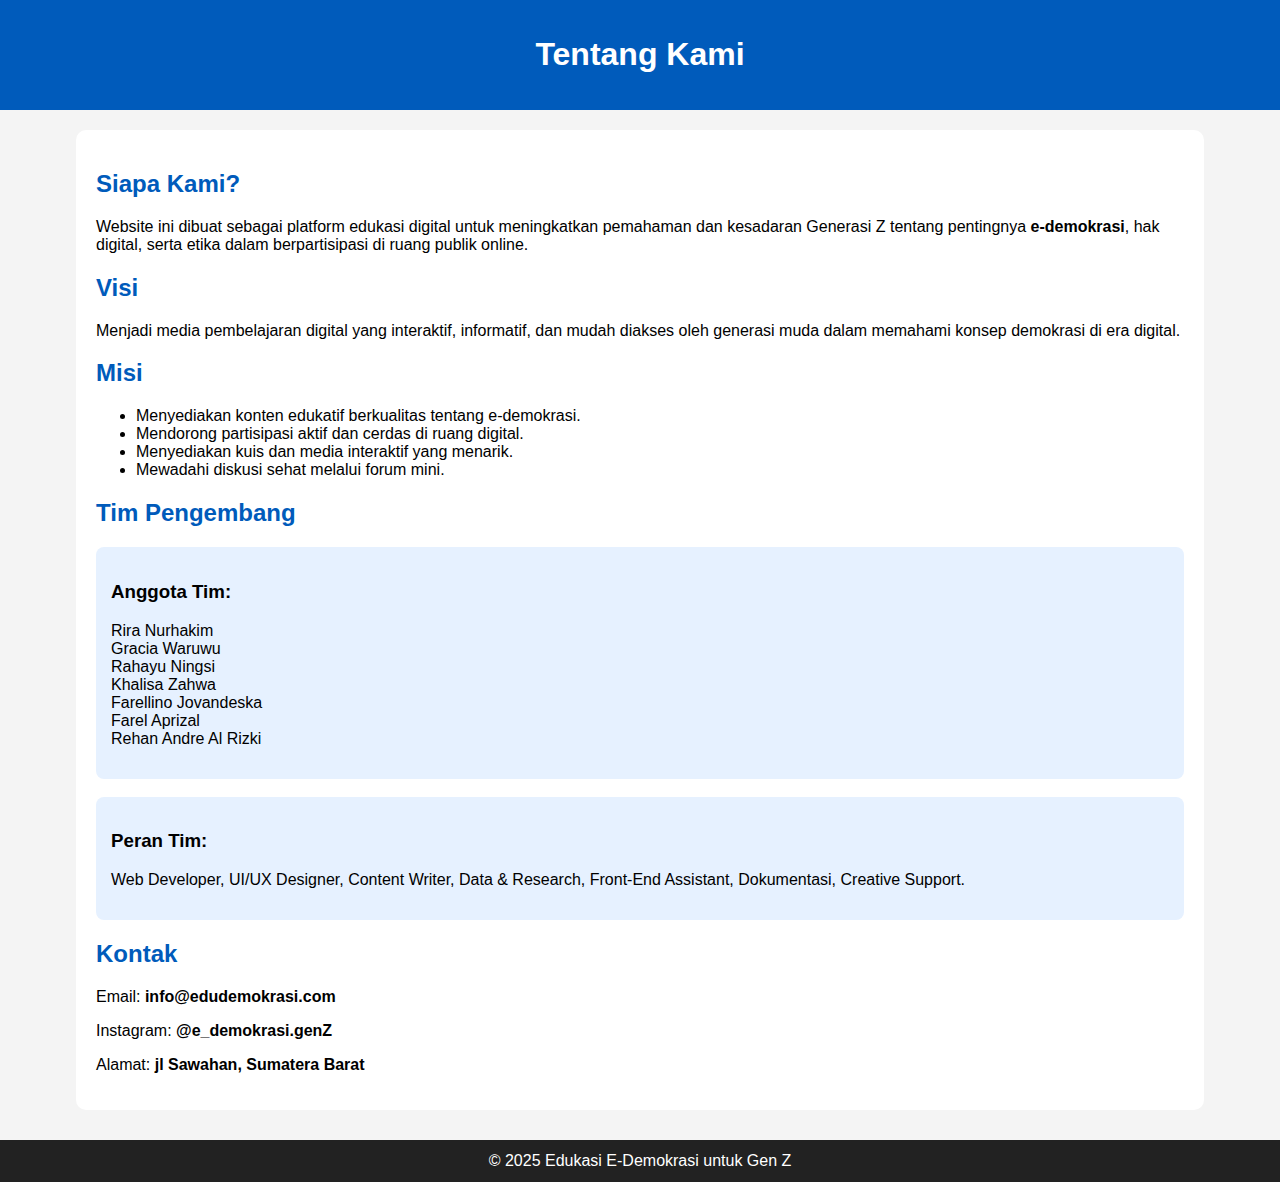
<file: tentang.html>
<!DOCTYPE html>
<html lang="id">
<head>
    <meta charset="UTF-8">
    <meta name="viewport" content="width=device-width, initial-scale=1.0">
    <title>Tentang Kami - Edukasi E-Demokrasi</title>
    <style>
        body {
            font-family: Arial, sans-serif;
            margin: 0;
            padding: 0;
            background: #f4f4f4;
        }
        header {
            background: #005bbb;
            padding: 15px;
            color: white;
            text-align: center;
        }
        .container {
            width: 85%;
            margin: auto;
            padding: 20px;
            background: white;
            margin-top: 20px;
            border-radius: 10px;
        }
        h2 {
            color: #005bbb;
        }
        .box {
            background: #e6f1ff;
            padding: 15px;
            border-radius: 8px;
            margin-bottom: 18px;
        }
        footer {
            background: #222;
            color: white;
            text-align: center;
            padding: 12px;
            margin-top: 30px;
        }
    </style>
</head>
<body>

<header>
    <h1>Tentang Kami</h1>
</header>

<div class="container">
    <h2>Siapa Kami?</h2>
    <p>
        Website ini dibuat sebagai platform edukasi digital untuk meningkatkan pemahaman 
        dan kesadaran Generasi Z tentang pentingnya <b>e-demokrasi</b>, hak digital, serta 
        etika dalam berpartisipasi di ruang publik online.
    </p>

    <h2>Visi</h2>
    <p>
        Menjadi media pembelajaran digital yang interaktif, informatif, dan mudah diakses 
        oleh generasi muda dalam memahami konsep demokrasi di era digital.
    </p>

    <h2>Misi</h2>
    <ul>
        <li>Menyediakan konten edukatif berkualitas tentang e-demokrasi.</li>
        <li>Mendorong partisipasi aktif dan cerdas di ruang digital.</li>
        <li>Menyediakan kuis dan media interaktif yang menarik.</li>
        <li>Mewadahi diskusi sehat melalui forum mini.</li>
    </ul>

    <h2>Tim Pengembang</h2>

    <div class="box">
        <h3>Anggota Tim:</h3>
        <p>
            Rira Nurhakim<br>
            Gracia Waruwu<br>
            Rahayu Ningsi<br>
            Khalisa Zahwa<br>
            Farellino Jovandeska<br>
            Farel Aprizal<br>
            Rehan Andre Al Rizki<br>
        </p>
    </div>

    <div class="box">
        <h3>Peran Tim:</h3>
        <p>
            Web Developer, UI/UX Designer, Content Writer, Data & Research, 
            Front-End Assistant, Dokumentasi, Creative Support.
        </p>
    </div>

    <h2>Kontak</h2>
    <p>Email: <b>info@edudemokrasi.com</b></p>
    <p>Instagram: <b>@e_demokrasi.genZ</b></p>
    <p>Alamat: <b>jl Sawahan, Sumatera Barat</b></p>

</div>

<footer>
    &copy; 2025 Edukasi E-Demokrasi untuk Gen Z
</footer>

</body>
</html>
</file>
